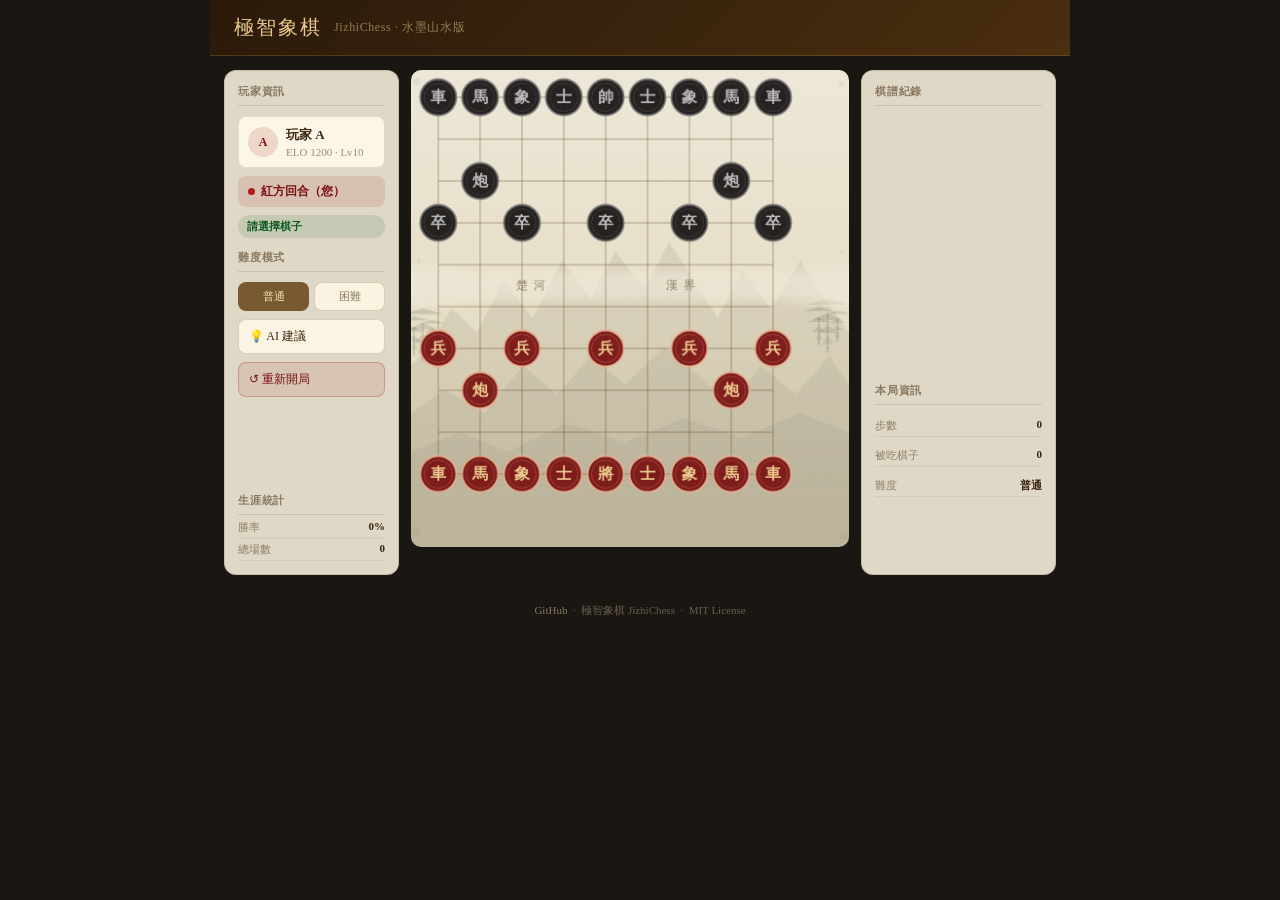
<file: index.html>
<!DOCTYPE html>
<html lang="zh-Hant">
<head>
<meta charset="UTF-8">
<meta name="viewport" content="width=device-width, initial-scale=1.0">
<title>極智象棋 — JizhiChess</title>
<meta name="description" content="水墨風格中國象棋，內建 Minimax AI 對手，支援普通／困難兩種難度。">
<style>
*{box-sizing:border-box;margin:0;padding:0}
html,body{height:100%;background:#1a1612;display:flex;flex-direction:column;align-items:center;justify-content:flex-start;font-family:'Noto Serif TC','Noto Sans TC',serif;color:#3a2510}
header{width:100%;background:linear-gradient(135deg,#2a1a0a 0%,#4a2e10 100%);padding:14px 24px;display:flex;align-items:center;gap:12px;border-bottom:1px solid rgba(180,130,60,0.3)}
header h1{font-size:20px;color:#e8c88a;letter-spacing:0.1em;font-weight:500}
header span{font-size:12px;color:rgba(230,200,140,0.55);letter-spacing:0.05em}
.game-outer{width:100%;max-width:860px;padding:14px;display:grid;grid-template-columns:175px 1fr 195px;gap:12px}
.side-panel{background:rgba(245,238,220,0.90);border-radius:12px;padding:13px;border:0.5px solid rgba(120,90,40,0.22);display:flex;flex-direction:column;gap:8px}
.panel-title{font-size:11px;font-weight:600;color:rgba(80,55,25,0.6);letter-spacing:.07em;text-transform:uppercase;border-bottom:0.5px solid rgba(120,90,40,0.18);padding-bottom:6px;margin-bottom:2px}
.player-card{background:rgba(255,250,235,0.88);border-radius:8px;padding:9px;border:0.5px solid rgba(120,90,40,0.18)}
.player-name{font-size:13px;font-weight:600;color:#3a2510}
.player-elo{font-size:11px;color:rgba(80,55,25,0.55);margin-top:2px}
.turn-indicator{display:flex;align-items:center;gap:6px;padding:7px 10px;border-radius:8px;font-size:12px;font-weight:600}
.turn-indicator.red-turn{background:rgba(160,25,25,0.12);color:#7a1010}
.turn-indicator.black-turn{background:rgba(25,25,25,0.07);color:#1a1a1a;border:0.5px solid rgba(0,0,0,0.12)}
.dot{width:7px;height:7px;border-radius:50%}.dot.red{background:#b01a1a}.dot.black{background:#181818}
.ctrl-btn{width:100%;padding:8px 10px;border-radius:8px;border:0.5px solid rgba(120,90,40,0.25);background:rgba(255,248,230,0.92);color:#3a2510;font-size:12px;cursor:pointer;text-align:left;display:flex;align-items:center;gap:6px;font-family:inherit}
.ctrl-btn:hover{background:rgba(235,218,185,0.95)}
.ctrl-btn.danger{background:rgba(150,25,25,0.10);color:#7a1010;border-color:rgba(150,25,25,0.25)}
.status-badge{display:inline-flex;align-items:center;gap:4px;padding:4px 9px;border-radius:20px;font-size:11px;font-weight:600}
.status-badge.thinking{background:rgba(160,110,0,0.12);color:#6a4400}
.status-badge.your-turn{background:rgba(15,90,35,0.12);color:#0f5a23}
.status-badge.game-over{background:rgba(140,15,15,0.12);color:#8a0f0f}
.board-area{display:flex;flex-direction:column;align-items:center;gap:8px}
canvas{border-radius:10px;cursor:pointer;max-width:100%}
.log-list{flex:1;overflow-y:auto;display:flex;flex-direction:column;gap:3px;max-height:255px}
.log-item{padding:3px 7px;border-radius:4px;background:rgba(255,248,230,0.85);color:#3a2510;font-size:11px}
.log-item.ai{color:#1a3a7a}.log-item.player{color:#0f5a23}
.stat-row{display:flex;justify-content:space-between;font-size:11px;padding:3px 0;border-bottom:0.5px solid rgba(120,90,40,0.10)}
.stat-label{color:rgba(80,55,25,0.55)}.stat-val{font-weight:600;color:#3a2510}
.mode-btn{flex:1;padding:6px;border:0.5px solid rgba(120,90,40,0.25);background:rgba(255,248,230,0.85);border-radius:8px;font-size:11px;cursor:pointer;color:rgba(80,55,25,0.65);font-family:inherit;font-weight:500}
.mode-btn.active{background:rgba(90,55,8,0.78);color:#f2e0a0;border-color:transparent}
.mode-row{display:flex;gap:5px}
.suggest-box{background:rgba(200,218,255,0.22);border:0.5px solid rgba(40,70,160,0.28);border-radius:8px;padding:8px;font-size:11px;color:#1a3070;display:none;line-height:1.5}
#game-msg{font-size:13px;color:rgba(80,55,25,0.7);min-height:20px;letter-spacing:0.05em}
footer{width:100%;text-align:center;padding:14px;font-size:11px;color:rgba(220,200,160,0.4)}
footer a{color:rgba(220,200,160,0.55);text-decoration:none}
footer a:hover{color:rgba(220,200,160,0.85)}
@media(max-width:680px){
  .game-outer{grid-template-columns:1fr;max-width:460px}
  .side-panel:first-child{order:2}.board-area{order:1}.side-panel:last-child{order:3}
}
</style>
</head>
<body>
<header>
  <h1>極智象棋</h1>
  <span>JizhiChess · 水墨山水版</span>
</header>

<div class="game-outer">
  <!-- 左側面板 -->
  <div class="side-panel">
    <div class="panel-title">玩家資訊</div>
    <div class="player-card">
      <div style="display:flex;align-items:center;gap:8px">
        <div style="width:30px;height:30px;border-radius:50%;background:rgba(160,25,25,0.14);display:flex;align-items:center;justify-content:center;font-size:12px;font-weight:600;color:#7a1010">A</div>
        <div><div class="player-name">玩家 A</div><div class="player-elo">ELO 1200 · Lv10</div></div>
      </div>
    </div>
    <div id="turn-card" class="turn-indicator red-turn">
      <div class="dot red" id="turn-dot"></div><span id="turn-text">紅方回合</span>
    </div>
    <div id="status-badge" class="status-badge your-turn">請選擇棋子</div>
    <div class="panel-title" style="margin-top:4px">難度模式</div>
    <div class="mode-row">
      <button class="mode-btn active" id="mode-normal" onclick="setDifficulty('normal')">普通</button>
      <button class="mode-btn" id="mode-hard" onclick="setDifficulty('hard')">困難</button>
    </div>
    <button class="ctrl-btn" onclick="aiSuggest()">💡 AI 建議</button>
    <div id="suggest-box" class="suggest-box"></div>
    <button class="ctrl-btn danger" onclick="resetGame()">↺ 重新開局</button>
    <div style="margin-top:auto">
      <div class="panel-title">生涯統計</div>
      <div class="stat-row"><span class="stat-label">勝率</span><span class="stat-val" id="stat-win">0%</span></div>
      <div class="stat-row"><span class="stat-label">總場數</span><span class="stat-val" id="stat-games">0</span></div>
    </div>
  </div>

  <!-- 棋盤 -->
  <div class="board-area">
    <canvas id="chessCanvas" width="450" height="490"></canvas>
    <div id="game-msg"></div>
  </div>

  <!-- 右側面板 -->
  <div class="side-panel">
    <div class="panel-title">棋譜紀錄</div>
    <div class="log-list" id="log-list"></div>
    <div class="panel-title" style="margin-top:4px">本局資訊</div>
    <div class="stat-row"><span class="stat-label">步數</span><span class="stat-val" id="stat-steps">0</span></div>
    <div class="stat-row"><span class="stat-label">被吃棋子</span><span class="stat-val" id="stat-captured">0</span></div>
    <div class="stat-row"><span class="stat-label">難度</span><span class="stat-val" id="stat-mode">普通</span></div>
  </div>
</div>

<footer>
  <a href="https://github.com/YOUR_USERNAME/jizhi-chess" target="_blank" rel="noopener">GitHub</a>
  &nbsp;·&nbsp; 極智象棋 JizhiChess &nbsp;·&nbsp; MIT License
</footer>

<script>
const canvas=document.getElementById('chessCanvas');
const ctx=canvas.getContext('2d');
const W=canvas.width,H=canvas.height;
const COLS=9,ROWS=10,OX=28,OY=28,CS=43;
let selected=null,currentTurn='red',gameOver=false,steps=0,captured=0,wins=0,games=0,difficulty='normal',aiThinking=false;
const PIECES={'車r':'車','馬r':'馬','象r':'象','士r':'士','將r':'將','炮r':'炮','兵r':'兵','車b':'車','馬b':'馬','象b':'象','士b':'士','將b':'帥','炮b':'炮','兵b':'卒'};

function initBoard(){return[['車b','馬b','象b','士b','將b','士b','象b','馬b','車b'],[null,null,null,null,null,null,null,null,null],[null,'炮b',null,null,null,null,null,'炮b',null],['兵b',null,'兵b',null,'兵b',null,'兵b',null,'兵b'],[null,null,null,null,null,null,null,null,null],[null,null,null,null,null,null,null,null,null],['兵r',null,'兵r',null,'兵r',null,'兵r',null,'兵r'],[null,'炮r',null,null,null,null,null,'炮r',null],[null,null,null,null,null,null,null,null,null],['車r','馬r','象r','士r','將r','士r','象r','馬r','車r']];}
let board=initBoard();

/* ── 自然水墨背景 ── */
function drawNaturalBg(){
  const bg=ctx.createLinearGradient(0,0,0,H);
  bg.addColorStop(0,'#EEE8D8');bg.addColorStop(0.45,'#E8E0CA');bg.addColorStop(1,'#DDD4B8');
  ctx.fillStyle=bg;ctx.fillRect(0,0,W,H);
  ctx.save();ctx.globalAlpha=0.035;
  for(let y=0;y<H;y+=3){ctx.fillStyle='#8B7040';ctx.fillRect(0,y,W,0.5);}
  ctx.restore();
  const mtnLayers=[
    {pts:[[0,H],[0,H*0.62],[18,H*0.58],[42,H*0.50],[68,H*0.55],[95,H*0.44],[125,H*0.52],[155,H*0.40],[185,H*0.48],[210,H*0.38],[240,H*0.46],[265,H*0.36],[290,H*0.44],[315,H*0.52],[340,H*0.42],[370,H*0.50],[400,H*0.40],[425,H*0.48],[450,H*0.55],[450,H]],a:0.10,c:'#5A5040'},
    {pts:[[0,H],[0,H*0.72],[35,H*0.67],[75,H*0.72],[115,H*0.62],[150,H*0.68],[185,H*0.60],[220,H*0.66],[260,H*0.58],[295,H*0.64],[330,H*0.70],[360,H*0.62],[395,H*0.68],[430,H*0.60],[450,H*0.66],[450,H]],a:0.08,c:'#4A4838'},
    {pts:[[0,H],[0,H*0.80],[50,H*0.76],[100,H*0.80],[160,H*0.74],[220,H*0.78],[280,H*0.73],[340,H*0.77],[400,H*0.72],[450,H*0.76],[450,H]],a:0.06,c:'#3E3C30'},
  ];
  mtnLayers.forEach(l=>{
    ctx.save();ctx.globalAlpha=l.a;ctx.beginPath();ctx.moveTo(l.pts[0][0],l.pts[0][1]);
    l.pts.forEach(([x,y])=>ctx.lineTo(x,y));ctx.closePath();ctx.fillStyle=l.c;ctx.fill();ctx.restore();
  });
  drawPineGroup(12,H*0.50,1.0);drawPineGroup(428,H*0.48,1.0);drawWater();drawMist();drawInkDots();
}
function drawPineGroup(cx,cy,scale){
  ctx.save();ctx.strokeStyle='#2E3020';ctx.fillStyle='#2E3020';
  const trees=[{dx:0,dy:0,h:52},{dx:-9,dy:8,h:38},{dx:10,dy:12,h:30}];
  trees.forEach(t=>{
    const x=cx+t.dx*scale,y=cy+t.dy*scale,th=t.h*scale;
    ctx.globalAlpha=0.20;ctx.lineWidth=1.2*scale;
    ctx.beginPath();ctx.moveTo(x,y+th*0.3);ctx.lineTo(x,y+th);ctx.stroke();
    [0,0.28,0.52,0.72,0.88].forEach((frac,i)=>{
      const ty=y+th*frac,half=(th*(1-frac)*0.42),taper=0.5+frac*0.4;
      ctx.beginPath();ctx.moveTo(x,ty);ctx.lineTo(x-half,ty+th*0.22*taper);ctx.lineTo(x+half,ty+th*0.22*taper);ctx.closePath();
      ctx.globalAlpha=0.15-i*0.02;ctx.fill();
    });
  });
  ctx.restore();
}
function drawWater(){
  ctx.save();ctx.globalAlpha=0.07;const wy=H*0.82;
  for(let i=0;i<6;i++){const y=wy+i*5;ctx.beginPath();ctx.moveTo(0,y);for(let x=0;x<=W;x+=20)ctx.quadraticCurveTo(x+10,y+(i%2===0?-2:2),x+20,y);ctx.strokeStyle='#2060A0';ctx.lineWidth=0.6;ctx.stroke();}
  ctx.restore();
}
function drawMist(){
  ctx.save();const midY=OY+4.5*CS;
  const g=ctx.createLinearGradient(0,midY-22,0,midY+22);
  g.addColorStop(0,'rgba(238,232,216,0)');g.addColorStop(0.3,'rgba(238,232,216,0.62)');g.addColorStop(0.7,'rgba(238,232,216,0.62)');g.addColorStop(1,'rgba(238,232,216,0)');
  ctx.fillStyle=g;ctx.fillRect(0,midY-22,W,44);
  const lg=ctx.createLinearGradient(0,0,W,0);
  lg.addColorStop(0,'rgba(238,232,216,0.5)');lg.addColorStop(0.15,'rgba(238,232,216,0)');lg.addColorStop(0.85,'rgba(238,232,216,0)');lg.addColorStop(1,'rgba(238,232,216,0.5)');
  ctx.fillStyle=lg;ctx.fillRect(0,midY-22,W,44);ctx.restore();
}
function drawInkDots(){
  ctx.save();
  [[6,12,4,0.05],[W-8,14,3,0.04],[5,H-16,5,0.04],[W-6,H-12,4,0.04],[8,H*0.40,2,0.06],[W-7,H*0.38,2,0.05]].forEach(([x,y,r,a])=>{ctx.globalAlpha=a;ctx.beginPath();ctx.arc(x,y,r,0,Math.PI*2);ctx.fillStyle='#3a3020';ctx.fill();});
  ctx.restore();
}
function drawBoardLines(){
  ctx.strokeStyle='rgba(80,55,20,0.5)';ctx.lineWidth=0.8;
  for(let r=0;r<ROWS;r++){ctx.beginPath();ctx.moveTo(OX,OY+r*CS);ctx.lineTo(OX+(COLS-1)*CS,OY+r*CS);ctx.stroke();}
  for(let c=0;c<COLS;c++){ctx.beginPath();ctx.moveTo(OX+c*CS,OY);ctx.lineTo(OX+c*CS,OY+(ROWS-1)*CS);ctx.stroke();}
  ctx.fillStyle='rgba(70,50,20,0.55)';ctx.font='12px serif';ctx.textAlign='center';ctx.textBaseline='middle';
  ctx.fillText('楚  河',OX+CS*2.2,OY+4.5*CS);ctx.fillText('漢  界',OX+CS*5.8,OY+4.5*CS);
  [[0,3],[0,5],[9,3],[9,5]].forEach(([r,c])=>{
    const x=OX+c*CS,y=OY+r*CS,d=7;ctx.strokeStyle='rgba(80,55,20,0.5)';ctx.lineWidth=0.8;
    ctx.beginPath();ctx.moveTo(x-d,y-d);ctx.lineTo(x+d,y+d);ctx.stroke();
    ctx.beginPath();ctx.moveTo(x+d,y-d);ctx.lineTo(x-d,y+d);ctx.stroke();
  });
}
function drawPieces(){
  if(selected){
    const{r,c}=selected;
    ctx.fillStyle='rgba(180,120,0,0.30)';ctx.beginPath();ctx.arc(OX+c*CS,OY+r*CS,CS/2-1,0,Math.PI*2);ctx.fill();
    getValidMoves(board,r,c).forEach(([mr,mc])=>{ctx.fillStyle='rgba(0,110,55,0.25)';ctx.beginPath();ctx.arc(OX+mc*CS,OY+mr*CS,CS/2-1,0,Math.PI*2);ctx.fill();});
  }
  for(let r=0;r<ROWS;r++)for(let c=0;c<COLS;c++){
    const p=board[r][c];if(!p)continue;
    const x=OX+c*CS,y=OY+r*CS,side=p.slice(-1);
    ctx.save();ctx.globalAlpha=0.93;
    if(side==='r'){
      ctx.beginPath();ctx.arc(x,y,CS/2-3,0,Math.PI*2);ctx.fillStyle='#7a1212';ctx.fill();
      ctx.strokeStyle='#e8b090';ctx.lineWidth=1.8;ctx.stroke();
      ctx.beginPath();ctx.arc(x,y,CS/2-7,0,Math.PI*2);ctx.strokeStyle='rgba(230,170,130,0.35)';ctx.lineWidth=0.8;ctx.stroke();
    }else{
      ctx.beginPath();ctx.arc(x,y,CS/2-3,0,Math.PI*2);ctx.fillStyle='#181414';ctx.fill();
      ctx.strokeStyle='#707070';ctx.lineWidth=1.8;ctx.stroke();
      ctx.beginPath();ctx.arc(x,y,CS/2-7,0,Math.PI*2);ctx.strokeStyle='rgba(150,150,150,0.28)';ctx.lineWidth=0.8;ctx.stroke();
    }
    ctx.fillStyle=side==='r'?'#f5d898':'#c8c8c8';
    ctx.font=`bold ${Math.round(CS*0.38)}px serif`;ctx.textAlign='center';ctx.textBaseline='middle';
    ctx.fillText(PIECES[p]||p.slice(0,-1),x,y+1);ctx.restore();
  }
}
function drawBoard(){ctx.clearRect(0,0,W,H);drawNaturalBg();drawBoardLines();drawPieces();}

/* ── 棋子規則 ── */
function posFromXY(x,y){const c=Math.round((x-OX)/CS),r=Math.round((y-OY)/CS);if(r<0||r>=ROWS||c<0||c>=COLS)return null;if(Math.abs(x-(OX+c*CS))>CS/2||Math.abs(y-(OY+r*CS))>CS/2)return null;return{r,c};}
function getSide(p){return p?p.slice(-1):null}
function getValidMoves(bd,r,c){
  const p=bd[r][c];if(!p)return[];
  const side=getSide(p),type=p.slice(0,-1),moves=[];
  const inB=(rr,cc)=>rr>=0&&rr<ROWS&&cc>=0&&cc<COLS;
  const fri=(rr,cc)=>getSide(bd[rr][cc])===side;
  const add=(rr,cc)=>{if(inB(rr,cc)&&!fri(rr,cc))moves.push([rr,cc]);};
  if(type==='車'){[[0,1],[0,-1],[1,0],[-1,0]].forEach(([dr,dc])=>{let rr=r+dr,cc=c+dc;while(inB(rr,cc)){if(!bd[rr][cc])moves.push([rr,cc]);else{if(!fri(rr,cc))moves.push([rr,cc]);break;}rr+=dr;cc+=dc;}});}
  else if(type==='炮'){[[0,1],[0,-1],[1,0],[-1,0]].forEach(([dr,dc])=>{let rr=r+dr,cc=c+dc,j=false;while(inB(rr,cc)){if(!j){if(!bd[rr][cc])moves.push([rr,cc]);else j=true;}else{if(bd[rr][cc]){if(!fri(rr,cc))moves.push([rr,cc]);break;}}rr+=dr;cc+=dc;}});}
  else if(type==='馬'){[[2,1],[2,-1],[-2,1],[-2,-1],[1,2],[1,-2],[-1,2],[-1,-2]].forEach(([dr,dc])=>{const rr=r+dr,cc=c+dc;if(!inB(rr,cc))return;const lr=r+(dr===0?0:dr>0?1:-1),lc=c+(dc===0?0:dc>0?1:-1);if(!bd[lr][lc])add(rr,cc);});}
  else if(type==='象'){[[2,2],[2,-2],[-2,2],[-2,-2]].forEach(([dr,dc])=>{const rr=r+dr,cc=c+dc;if(!inB(rr,cc))return;if(side==='r'&&rr<5)return;if(side==='b'&&rr>4)return;if(!bd[r+dr/2][c+dc/2])add(rr,cc);});}
  else if(type==='士'){[[1,1],[1,-1],[-1,1],[-1,-1]].forEach(([dr,dc])=>{const rr=r+dr,cc=c+dc;if(cc<3||cc>5)return;if(side==='r'&&rr<7)return;if(side==='b'&&rr>2)return;add(rr,cc);});}
  else if(type==='將'){[[1,0],[-1,0],[0,1],[0,-1]].forEach(([dr,dc])=>{const rr=r+dr,cc=c+dc;if(cc<3||cc>5)return;if(side==='r'&&rr<7)return;if(side==='b'&&rr>2)return;add(rr,cc);});}
  else if(type==='兵'){if(side==='r'){add(r-1,c);if(r<=4){add(r,c-1);add(r,c+1);}}else{add(r+1,c);if(r>=5){add(r,c-1);add(r,c+1);}}}
  return moves;
}
function makeMove(bd,fr,fc,tr,tc){const nb=bd.map(row=>[...row]);nb[tr][tc]=nb[fr][fc];nb[fr][fc]=null;return nb;}
function findKing(bd,side){for(let r=0;r<ROWS;r++)for(let c=0;c<COLS;c++)if(bd[r][c]&&bd[r][c].slice(-1)===side&&bd[r][c].slice(0,-1)==='將')return[r,c];return null;}

/* ── AI Minimax ── */
function evalBoard(bd){const vals={'將':10000,'車':900,'炮':450,'馬':400,'象':200,'士':200,'兵':100};let s=0;for(let r=0;r<ROWS;r++)for(let c=0;c<COLS;c++){const p=bd[r][c];if(!p)continue;const v=vals[p.slice(0,-1)]||0;s+=getSide(p)==='b'?v:-v;}return s;}
function getAllMoves(bd,side){const moves=[];for(let r=0;r<ROWS;r++)for(let c=0;c<COLS;c++){if(getSide(bd[r][c])===side){getValidMoves(bd,r,c).forEach(([tr,tc])=>{const nb=makeMove(bd,r,c,tr,tc);if(findKing(nb,side))moves.push({fr:r,fc:c,tr,tc});});}}return moves;}
function minimax(bd,depth,alpha,beta,max){if(depth===0)return evalBoard(bd);const side=max?'b':'r',moves=getAllMoves(bd,side);if(!moves.length)return max?-9999:9999;if(max){let best=-Infinity;for(const m of moves){const v=minimax(makeMove(bd,m.fr,m.fc,m.tr,m.tc),depth-1,alpha,beta,false);best=Math.max(best,v);alpha=Math.max(alpha,v);if(beta<=alpha)break;}return best;}else{let best=Infinity;for(const m of moves){const v=minimax(makeMove(bd,m.fr,m.fc,m.tr,m.tc),depth-1,alpha,beta,true);best=Math.min(best,v);beta=Math.min(beta,v);if(beta<=alpha)break;}return best;}}
function getBestMove(bd,depth=2){const moves=getAllMoves(bd,'b');if(!moves.length)return null;let best=-Infinity,bm=null;moves.forEach(m=>{const v=minimax(makeMove(bd,m.fr,m.fc,m.tr,m.tc),depth-1,-Infinity,Infinity,false);if(v>best){best=v;bm=m;}});return bm;}

/* ── UI ── */
function coordStr(r,c){return String.fromCharCode(65+c)+(10-r);}
function addLog(msg,cls=''){const el=document.getElementById('log-list');const d=document.createElement('div');d.className='log-item '+(cls||'');d.textContent=msg;el.prepend(d);}
function updateUI(){
  const tc=document.getElementById('turn-card'),tt=document.getElementById('turn-text'),dot=document.getElementById('turn-dot'),badge=document.getElementById('status-badge');
  if(gameOver){badge.className='status-badge game-over';badge.textContent='遊戲結束';return;}
  if(currentTurn==='red'){tc.className='turn-indicator red-turn';dot.className='dot red';tt.textContent='紅方回合（您）';badge.className='status-badge your-turn';badge.textContent='請選擇棋子';}
  else{tc.className='turn-indicator black-turn';dot.className='dot black';tt.textContent='黑方回合（AI）';badge.className='status-badge thinking';badge.textContent='AI 思考中…';}
  document.getElementById('stat-steps').textContent=steps;
  document.getElementById('stat-captured').textContent=captured;
  document.getElementById('stat-mode').textContent=difficulty==='hard'?'困難':'普通';
  document.getElementById('stat-win').textContent=games?Math.round(wins/games*100)+'%':'0%';
  document.getElementById('stat-games').textContent=games;
}
function doAIMove(){
  aiThinking=true;updateUI();
  setTimeout(()=>{
    const m=getBestMove(board,difficulty==='hard'?3:2);
    if(!m){document.getElementById('game-msg').textContent='紅方勝利！';gameOver=true;wins++;games++;updateUI();drawBoard();return;}
    const eaten=board[m.tr][m.tc];board=makeMove(board,m.fr,m.fc,m.tr,m.tc);
    const pname=PIECES[board[m.tr][m.tc]]||'棋子';
    let log=`AI ${coordStr(m.fr,m.fc)}→${coordStr(m.tr,m.tc)} (${pname})`;
    if(eaten)captured++;
    addLog(log,'ai');steps++;
    if(!findKing(board,'r')){gameOver=true;games++;document.getElementById('game-msg').textContent='黑方勝利！';}
    else currentTurn='red';
    aiThinking=false;updateUI();drawBoard();
  },difficulty==='hard'?700:350);
}
canvas.addEventListener('click',e=>{
  if(gameOver||aiThinking)return;
  const rect=canvas.getBoundingClientRect();
  const pos=posFromXY((e.clientX-rect.left)*(W/rect.width),(e.clientY-rect.top)*(H/rect.height));
  if(!pos)return;
  const{r,c}=pos,piece=board[r][c];
  if(selected){
    const moves=getValidMoves(board,selected.r,selected.c);
    const valid=moves.find(([mr,mc])=>mr===r&&mc===c);
    if(valid){
      const eaten=board[r][c],pname=PIECES[board[selected.r][selected.c]]||'棋子';
      board=makeMove(board,selected.r,selected.c,r,c);
      let log=`紅 ${coordStr(selected.r,selected.c)}→${coordStr(r,c)} (${pname})`;
      if(eaten){captured++;log+=' 吃'+PIECES[eaten];}
      addLog(log,'player');steps++;
      selected=null;document.getElementById('suggest-box').style.display='none';
      if(!findKing(board,'b')){gameOver=true;wins++;games++;document.getElementById('game-msg').textContent='紅方勝利！';updateUI();drawBoard();return;}
      currentTurn='black';updateUI();drawBoard();setTimeout(doAIMove,300);
    }else if(piece&&getSide(piece)==='r')selected={r,c};
    else selected=null;
  }else{if(piece&&getSide(piece)==='r')selected={r,c};}
  drawBoard();
});
function aiSuggest(){if(gameOver||currentTurn!=='red')return;const m=getBestMove(board.map(r=>[...r]),2);const box=document.getElementById('suggest-box');if(m){const pname=PIECES[board[m.fr][m.fc]]||'棋子';box.textContent=`建議：${pname} ${coordStr(m.fr,m.fc)} → ${coordStr(m.tr,m.tc)}`;box.style.display='block';}}
function setDifficulty(d){difficulty=d;document.getElementById('mode-normal').className='mode-btn'+(d==='normal'?' active':'');document.getElementById('mode-hard').className='mode-btn'+(d==='hard'?' active':'');updateUI();}
function resetGame(){board=initBoard();selected=null;currentTurn='red';gameOver=false;steps=0;captured=0;aiThinking=false;document.getElementById('log-list').innerHTML='';document.getElementById('game-msg').textContent='';document.getElementById('suggest-box').style.display='none';updateUI();drawBoard();}
updateUI();drawBoard();
</script>
</body>
</html>
</file>
